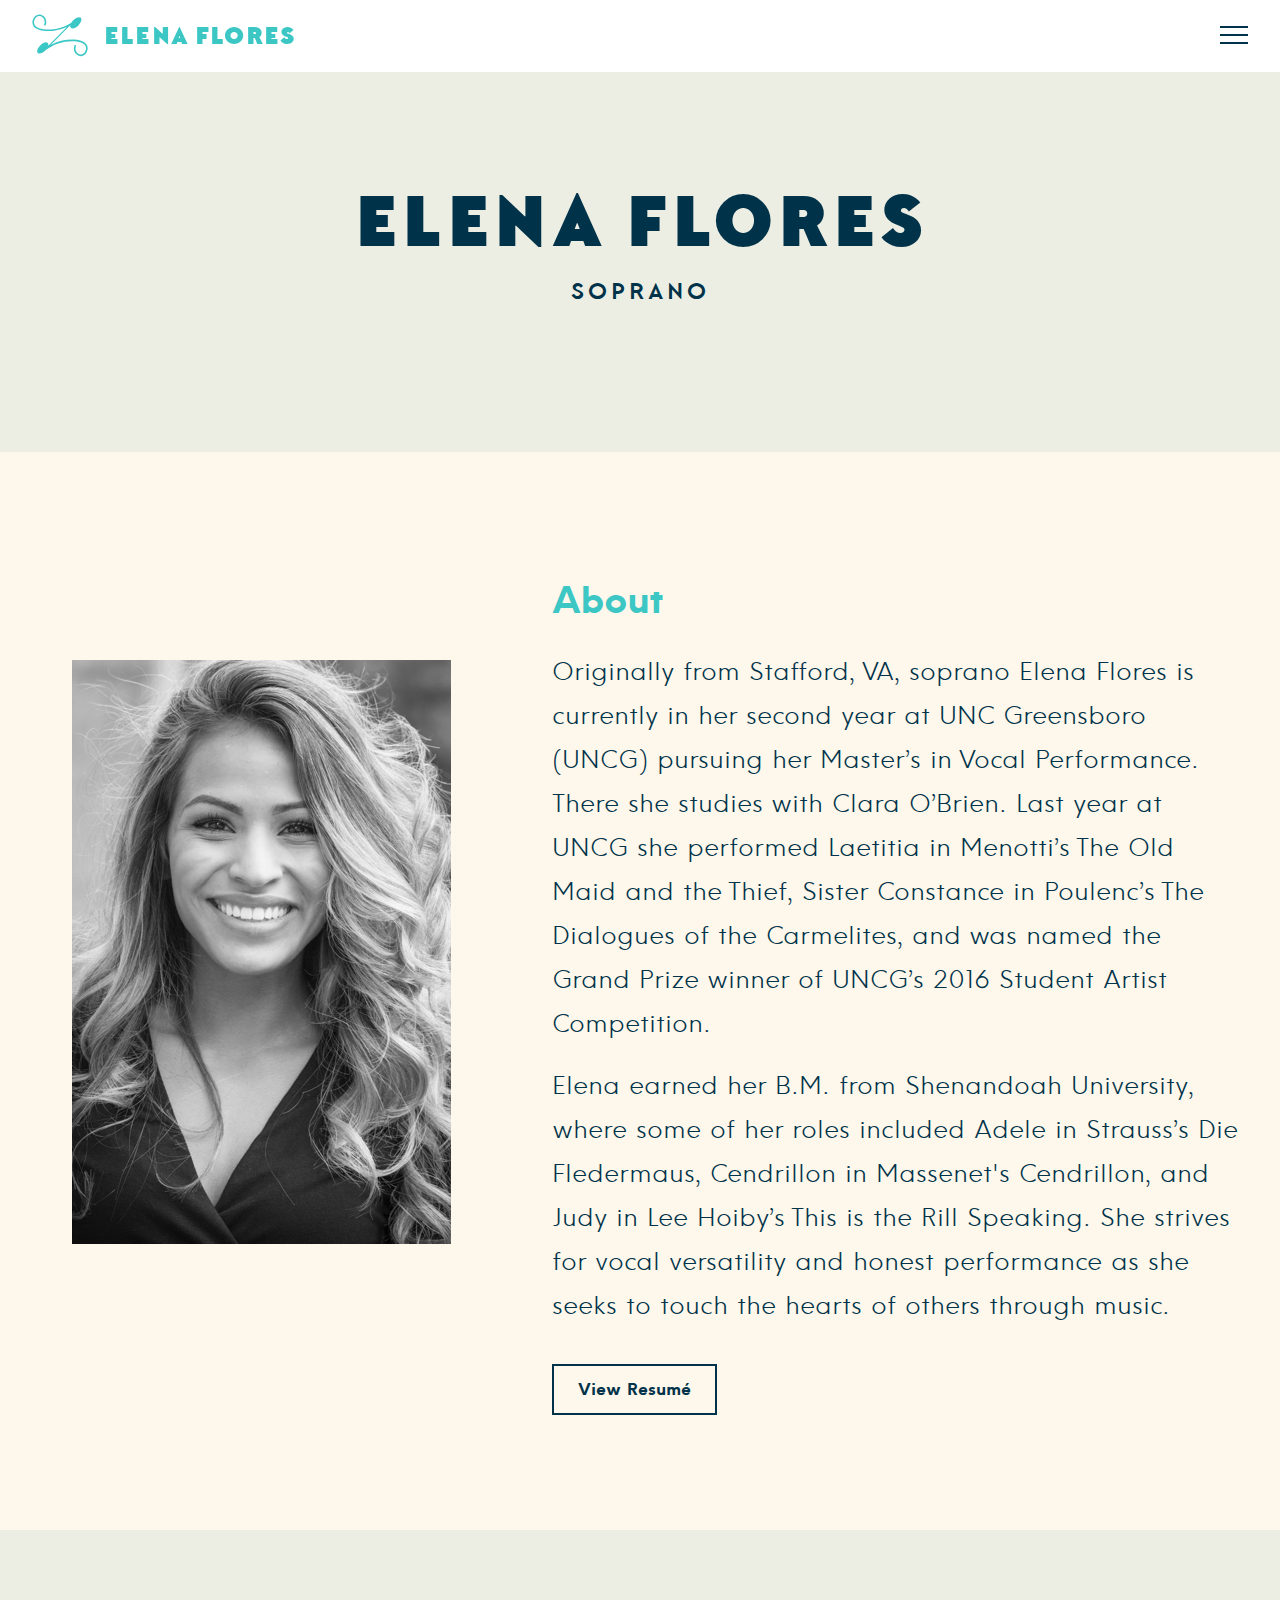
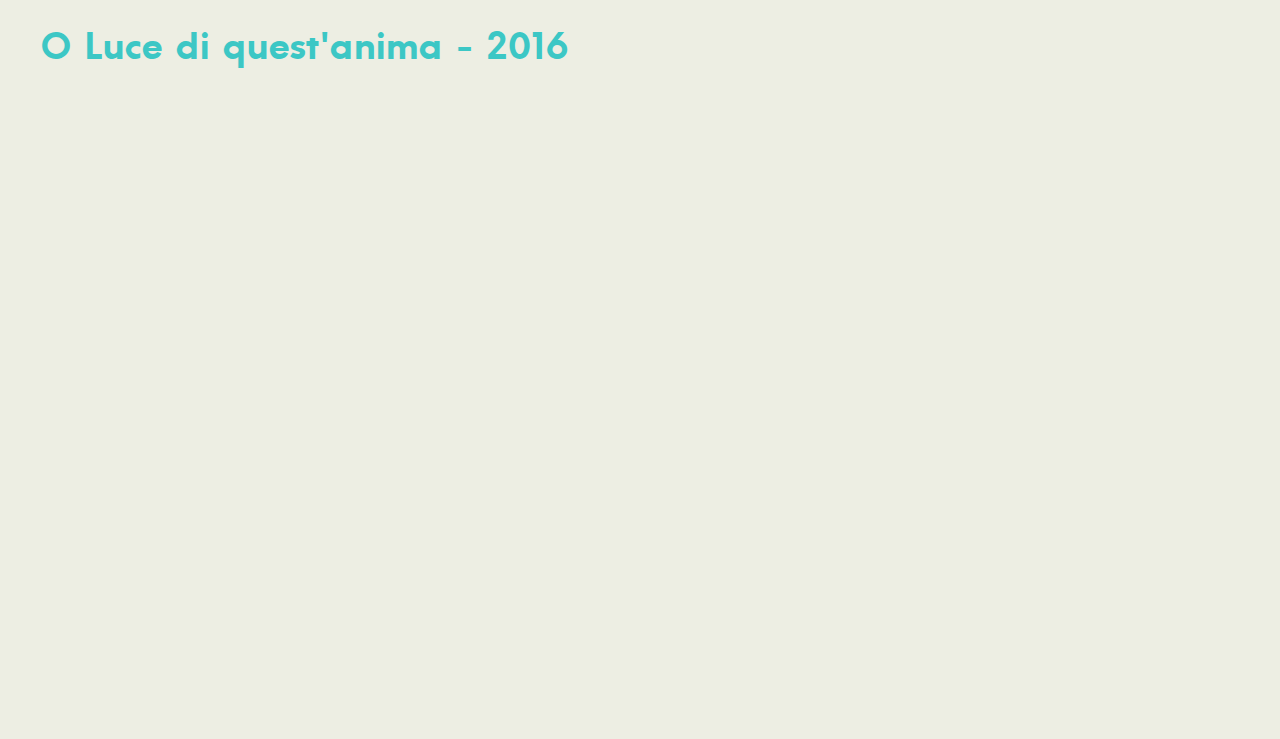
<file: index.html>
<!doctype html>

<html lang="en">
<head>
  <meta charset="utf-8">
  <meta name="viewport" content="width=device-width,initial-scale=1">
  <title>Elena Flores – Soprano</title>
  <!-- <meta name="description" content="Insert Description Here"> -->
  <link rel="stylesheet" href="stylesheets/stylesheet.css">
  <script src="https://code.jquery.com/jquery-1.10.2.js"></script>

</head>
<body>
  <header class="menu-section">
    <div class="logo">
      <img src="images/logo.svg"/>
      <h1><a href="index.html">Elena Flores</a></h1>
    </div>
    <div class="menu-toggle">
      <div class="one"></div>
      <div class="two"></div>
      <div class="three"></div>
    </div>
    <nav>
      <ul role="navigation" class="hidden">
        <li><a href="resume.html">resume</a></li>
        <li><a href="contact.html">contact</a></li>
      </ul>
    </nav>
  </header>

  <section id="home-hero">
    <div class="container">
      <div class="hero-text">
        <h1>Elena Flores</h1>
        <h2>Soprano</h2>
      </div>
    </div>
  </section>

  <section id="home-about">
    <div class="container" >
      <div class="col-5">
        <img src="images/elena-headshot-1.png" srcset="images/elena-headshot-1@2x.png 2" alt="Elena Flores Headshot" class="home-about-img"/>
      </div>
      <div class="col-7">
        <h2>About</h2>
        <div class="home-about-text">
          <p>
            Originally from Stafford, VA, soprano Elena Flores is currently in her second year at UNC Greensboro (UNCG) pursuing her Master’s in Vocal Performance. There she studies with Clara O’Brien. Last year at UNCG she performed Laetitia in Menotti’s The Old Maid and the Thief, Sister Constance in Poulenc’s The Dialogues of the Carmelites, and was named the Grand Prize winner of UNCG’s 2016 Student Artist Competition.
          </p>
          <p>
            Elena earned her B.M. from Shenandoah University, where some of her roles included Adele in Strauss’s Die Fledermaus, Cendrillon in Massenet's Cendrillon, and Judy in Lee Hoiby’s This is the Rill Speaking. She strives for vocal versatility and honest performance as she seeks to touch the hearts of others through music.
          </p>
        </div>
        <a href="resume.html" class="button-secondary">View Resumé</a>
      </div>
    </div>
  </section>

  <section id="home-video-1" class="section-padding-large">
    <div class="container">
      <h2>O Luce di quest'anima - 2016</h2>
      <iframe src="https://player.vimeo.com/video/192944700" width="100%" height="540" frameborder="0" webkitallowfullscreen mozallowfullscreen allowfullscreen></iframe>
    </div>
  </section>

  <script src="js/animated-nav.js"></script>
</body>
</file>
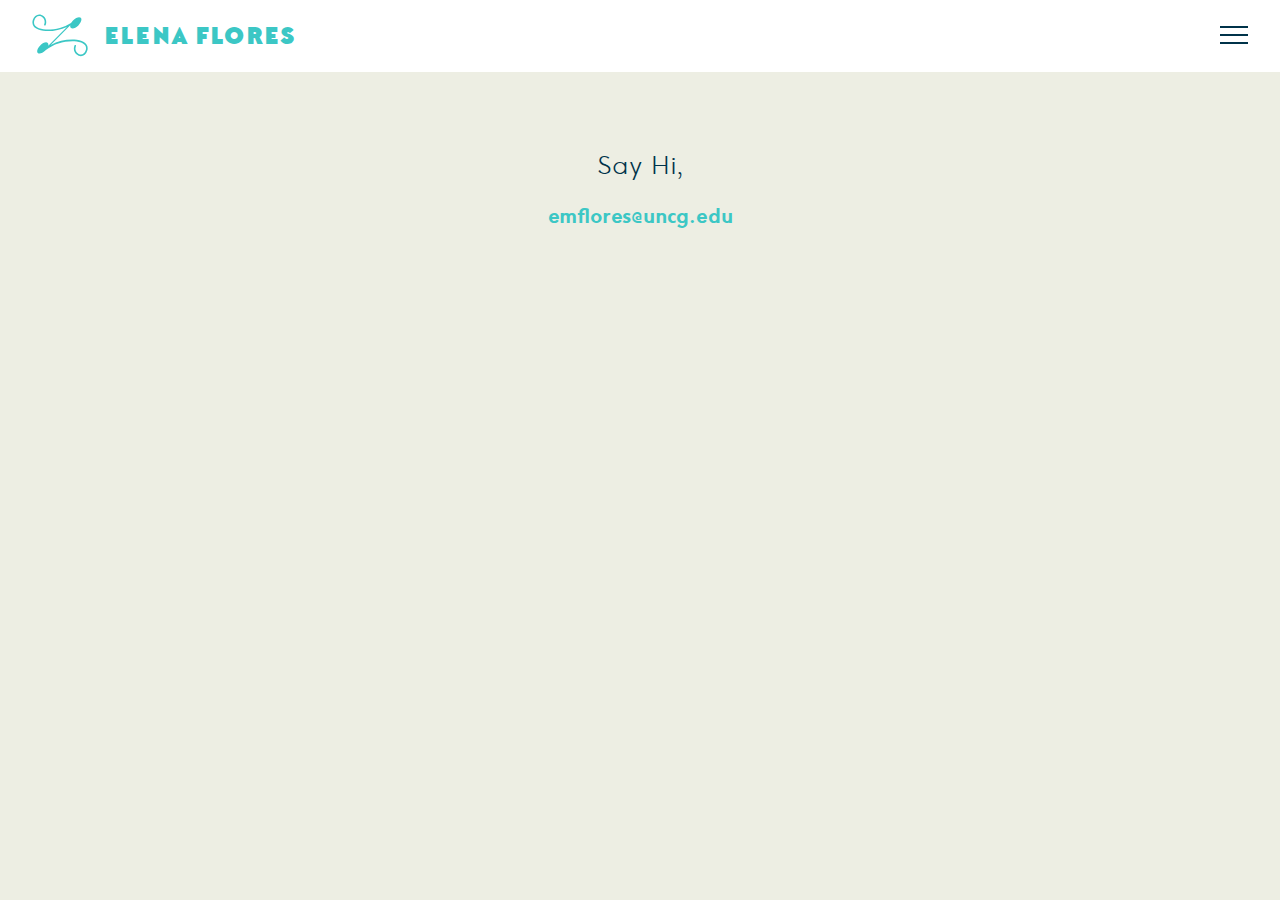
<file: contact.html>
<!doctype html>

<html lang="en">
<head>
  <meta charset="utf-8">
  <meta name="viewport" content="width=device-width,initial-scale=1">
  <title>Elena Flores – Soprano</title>
  <!-- <meta name="description" content="Insert Description Here"> -->
  <link rel="stylesheet" href="stylesheets/stylesheet.css">
  <script src="https://code.jquery.com/jquery-1.10.2.js"></script>

</head>
<body>
  <header>
    <header class="menu-section">
      <div class="logo">
        <img src="images/logo.svg"/>
        <h1><a href="index.html">Elena Flores</a></h1>
      </div>
      <div class="menu-toggle">
        <div class="one"></div>
        <div class="two"></div>
        <div class="three"></div>
      </div>
      <nav>
        <ul role="navigation" class="hidden">
          <li><a href="resume.html">resume</a></li>
          <li><a href="contact.html">contact</a></li>
        </ul>
      </nav>
    </header>

  <section id="contact">
    <div class="">
      <p>
        Say Hi,
      </p>
      <h3><a href="mailto:emflores@uncg.edu" target="_top">emflores@uncg.edu</a></h3>
    </div>
  </section>

  <script src="js/animated-nav.js"></script>
</body>
</file>
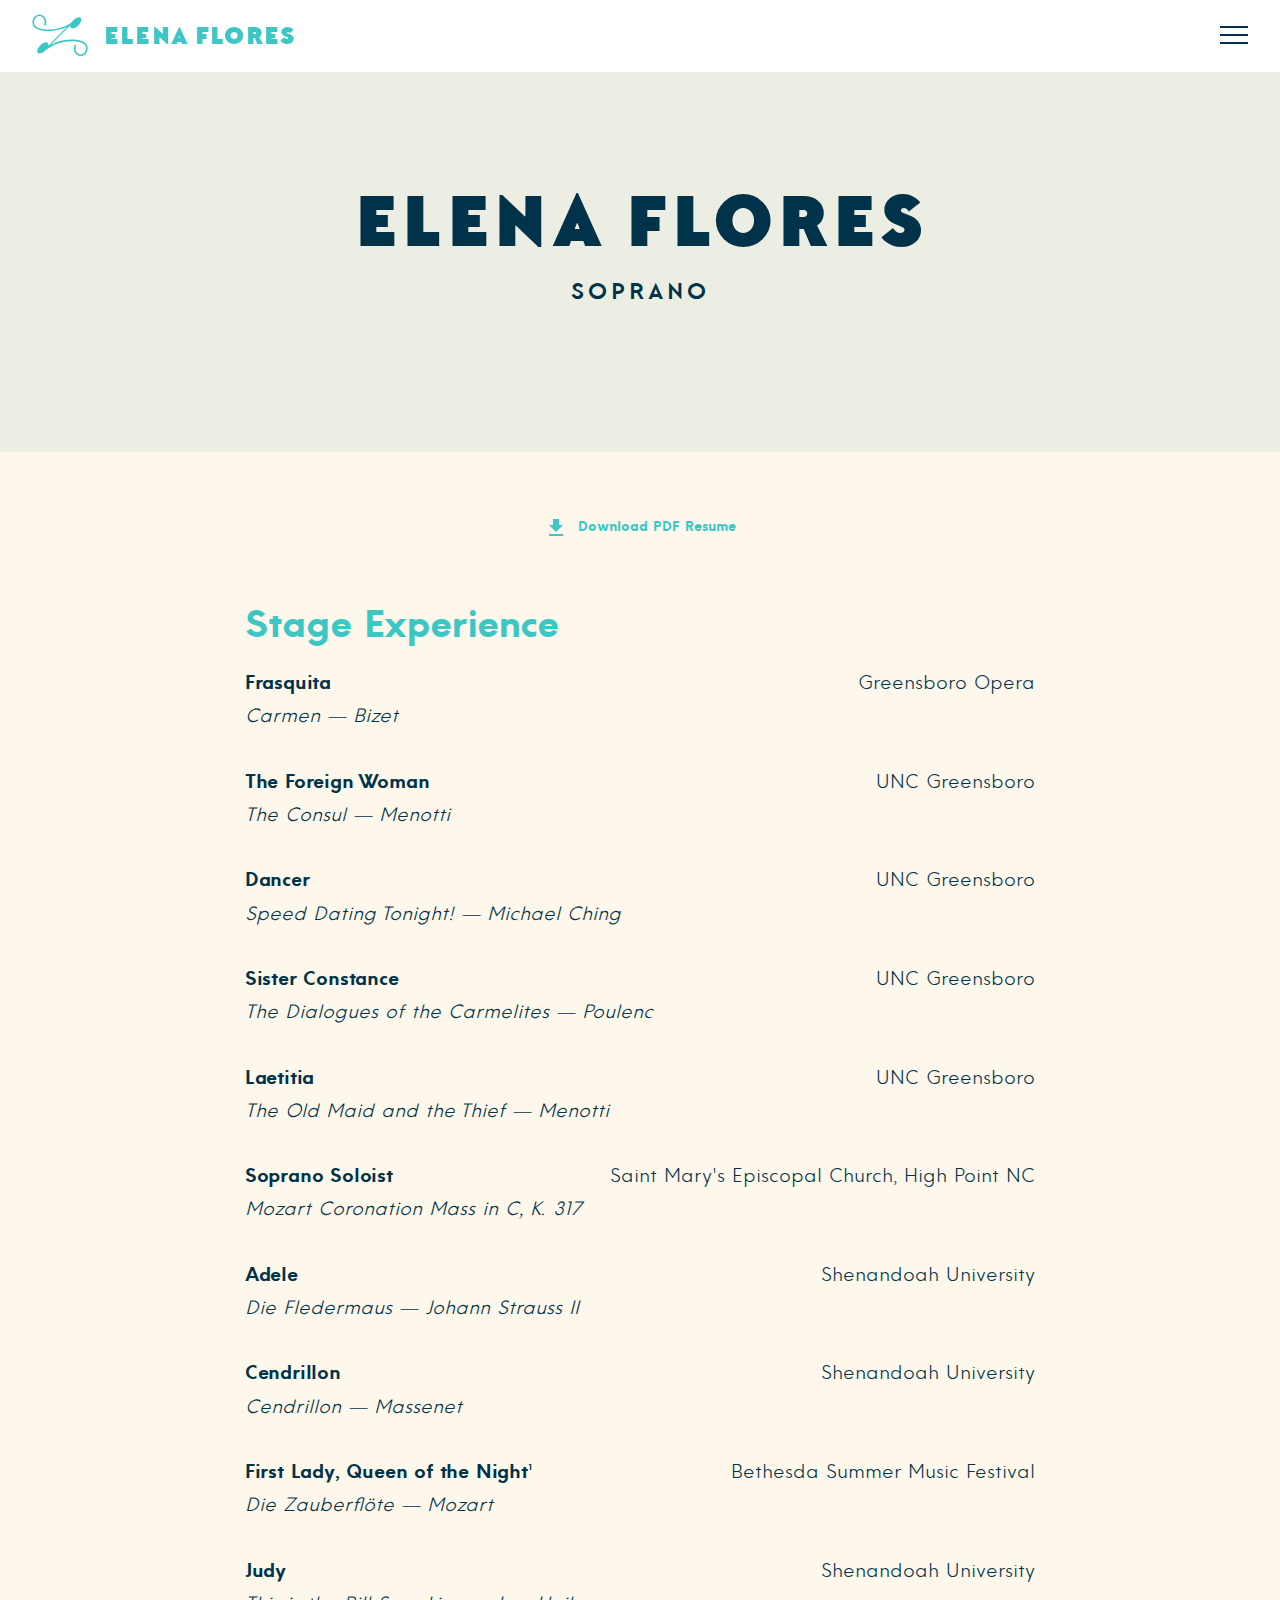
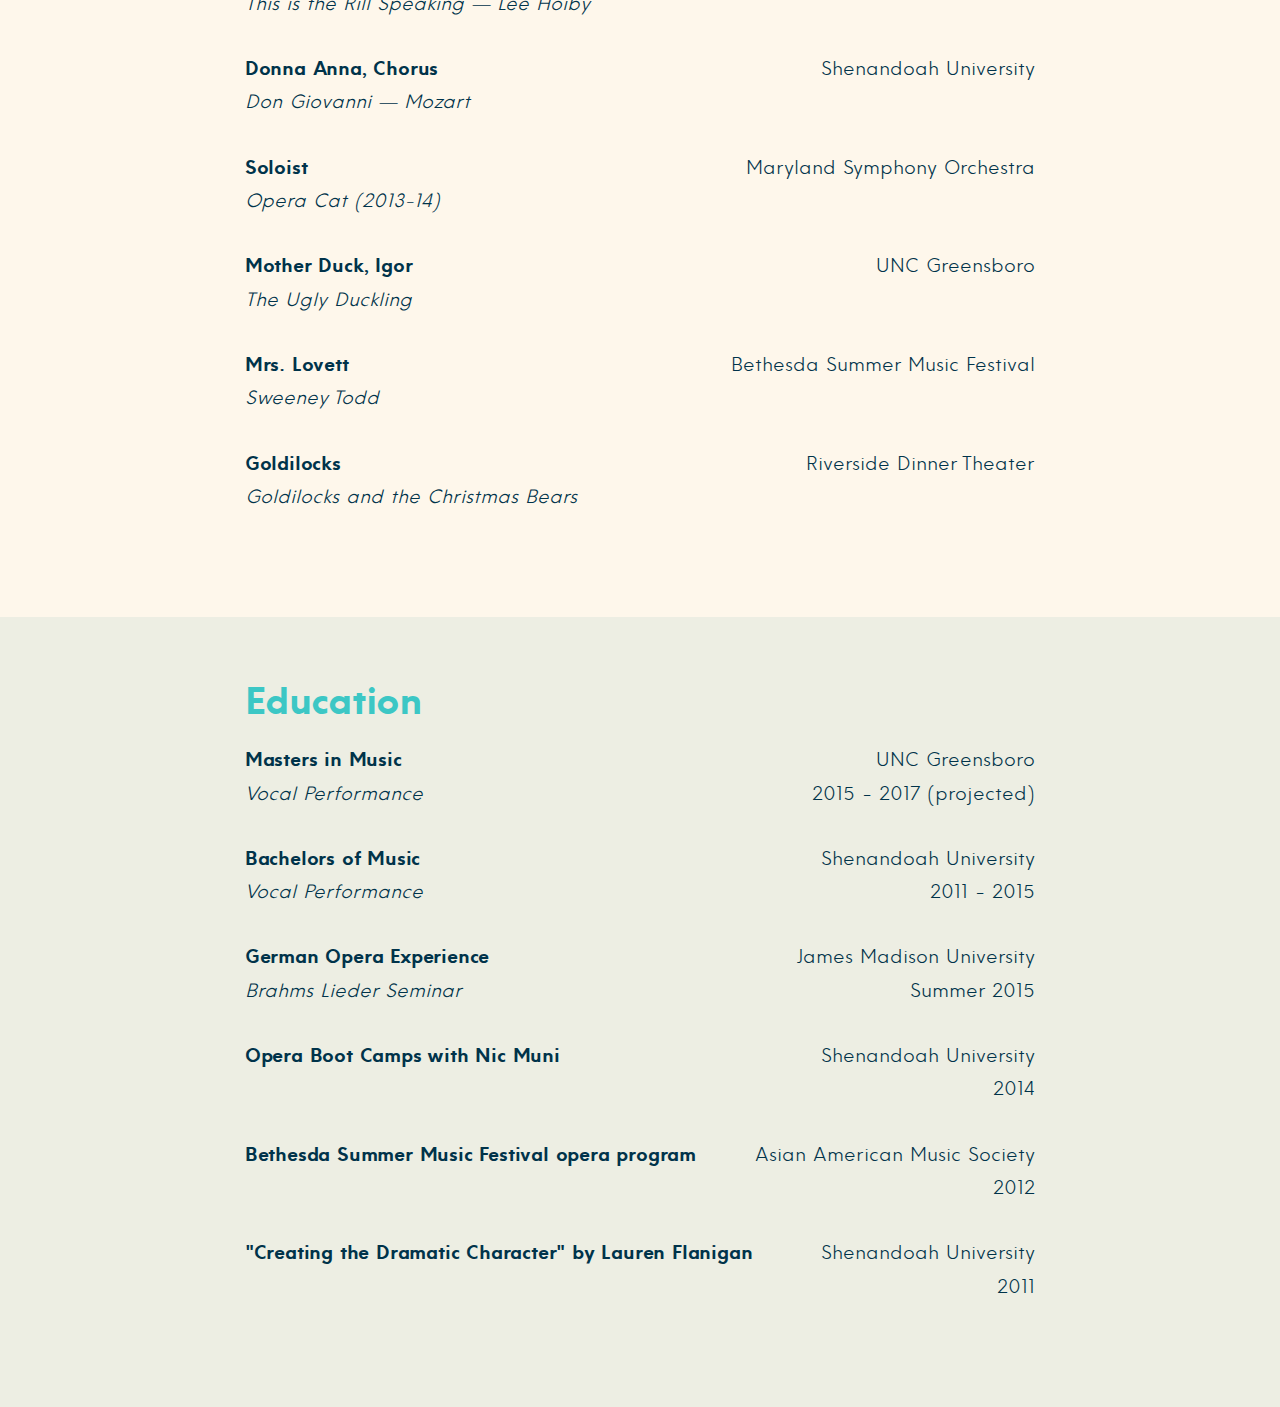
<file: resume.html>
<!doctype html>

<html lang="en">
<head>
  <meta charset="utf-8">
  <meta name="viewport" content="width=device-width,initial-scale=1">
  <title>Elena Flores – Soprano</title>
  <!-- <meta name="description" content="Insert Description Here"> -->
  <link rel="stylesheet" href="stylesheets/stylesheet.css">
  <script src="https://code.jquery.com/jquery-1.10.2.js"></script>

</head>
<body>
  <header class="menu-section">
    <div class="logo">
      <img src="images/logo.svg"/>
      <h1><a href="index.html">Elena Flores</a></h1>
    </div>
    <div class="menu-toggle">
      <div class="one"></div>
      <div class="two"></div>
      <div class="three"></div>
    </div>
    <nav>
      <ul role="navigation" class="hidden">
        <li><a href="resume.html">resume</a></li>
        <li><a href="contact.html">contact</a></li>
      </ul>
    </nav>
  </header>

  <section id="home-hero">
    <div class="container">
      <div class="hero-text">
        <h1>Elena Flores</h1>
        <h2>Soprano</h2>
      </div>
    </div>
  </section>

  <section class="bg-tan mobile-padding">
    <div class="container">
      <div class="pdf-resume">
        <a href="documents/Elena_Flores_Resume.pdf" class="pdf" target="_blank">
          <svg class="icon download" height="24" viewBox="0 0 24 24" width="24" xmlns="http://www.w3.org/2000/svg">
              <path d="M19 9h-4V3H9v6H5l7 7 7-7zM5 18v2h14v-2H5z"/>
              <path d="M0 0h24v24H0z" fill="none"/>
          </svg>
          <h4>Download PDF Resume</h4>
        </a>
      </div>
      <div class="col-8 shift-2">
        <div class="experience-section">
          <h2>Stage Experience</h2>
          <div class="experience-container">

            <!-- New Experience 11-24-2016 -->
            <div class="experience-module">
              <div class="module-left">
                <h3>Frasquita</h3>
                <p><i>Carmen — Bizet</i></p>
              </div>
              <div class="module-right">
                <p>Greensboro Opera</p>
              </div>
            </div>

            <div class="experience-module">
              <div class="module-left">
                <h3>The Foreign Woman</h3>
                <p><i>The Consul — Menotti</i></p>
              </div>
              <div class="module-right">
                <p>UNC Greensboro</p>
              </div>
            </div>
            <!-- End Update 11-24-2016 -->

            <div class="experience-module">
              <div class="module-left">
                <h3>Dancer</h3>
                <p><i>Speed Dating Tonight! — Michael Ching</i></p>
              </div>
              <div class="module-right">
                <p>UNC Greensboro</p>
              </div>
            </div>

            <div class="experience-module">
              <div class="module-left">
                <h3>Sister Constance</h3>
                <p><i>The Dialogues of the Carmelites — Poulenc</i></p>
              </div>
              <div class="module-right">
                <p>UNC Greensboro</p>
              </div>
            </div>

            <div class="experience-module">
              <div class="module-left">
                <h3>Laetitia</h3>
                <p><i>The Old Maid and the Thief — Menotti</i></p>
              </div>
              <div class="module-right">
                <p>UNC Greensboro</p>
              </div>
            </div>

            <div class="experience-module">
              <div class="module-left">
                <h3>Soprano Soloist</h3>
                <p><i>Mozart Coronation Mass in C, K. 317</i></p>
              </div>
              <div class="module-right">
                <p>Saint Mary's Episcopal Church, High Point NC</p>
              </div>
            </div>

            <div class="experience-module">
              <div class="module-left">
                <h3>Adele</h3>
                <p><i>Die Fledermaus — Johann Strauss II</i></p>
              </div>
              <div class="module-right">
                <p>Shenandoah University</p>
              </div>
            </div>

            <div class="experience-module">
              <div class="module-left">
                <h3>Cendrillon</h3>
                <p><i>Cendrillon — Massenet</i></p>
              </div>
              <div class="module-right">
                <p>Shenandoah University</p>
              </div>
            </div>

            <div class="experience-module">
              <div class="module-left">
                <h3>First Lady, Queen of the Night¹</h3>
                <p><i>Die Zauberflöte — Mozart</i></p>
              </div>
              <div class="module-right">
                <p>Bethesda Summer Music Festival</p>
              </div>
            </div>

            <div class="experience-module">
              <div class="module-left">
                <h3>Judy</h3>
                <p><i>This is the Rill Speaking — Lee Hoiby</i></p>
              </div>
              <div class="module-right">
                <p>Shenandoah University</p>
              </div>
            </div>

            <div class="experience-module">
              <div class="module-left">
                <h3>Donna Anna, Chorus</h3>
                <p><i>Don Giovanni — Mozart</i></p>
              </div>
              <div class="module-right">
                <p>Shenandoah University</p>
              </div>
            </div>

            <div class="experience-module">
              <div class="module-left">
                <h3>Soloist</h3>
                <p><i>Opera Cat (2013-14)</i></p>
              </div>
              <div class="module-right">
                <p>Maryland Symphony Orchestra</p>
              </div>
            </div>

            <div class="experience-module">
              <div class="module-left">
                <h3>Mother Duck, Igor</h3>
                <p><i>The Ugly Duckling</i></p>
              </div>
              <div class="module-right">
                <p>UNC Greensboro</p>
              </div>
            </div>

            <div class="experience-module">
              <div class="module-left">
                <h3>Mrs. Lovett</h3>
                <p><i>Sweeney Todd</i></p>
              </div>
              <div class="module-right">
                <p>Bethesda Summer Music Festival</p>
              </div>
            </div>

            <div class="experience-module">
              <div class="module-left">
                <h3>Goldilocks</h3>
                <p><i>Goldilocks and the Christmas Bears</i></p>
              </div>
              <div class="module-right">
                <p>Riverside Dinner Theater</p>
              </div>
            </div>
            
          </div>
        </div>
      </div>
    </div>
  </section>

  <section class="bg-olive mobile-padding">
    <div class="container">
      <div class="col-8 shift-2">
        <div class="experience-section">
          <h2>Education</h2>
          <div class="experience-container">
            <div class="experience-module">
              <div class="module-left">
                <h3>Masters in Music</h3>
                <p><i>Vocal Performance</i></p>
              </div>
              <div class="module-right">
                <p>UNC Greensboro</p>
                <p>2015 - 2017 (projected)</p>
              </div>
            </div>
            <div class="experience-module">
              <div class="module-left">
                <h3>Bachelors of Music</h3>
                <p><i>Vocal Performance</i></p>
              </div>
              <div class="module-right">
                <p>Shenandoah University</p>
                <p>2011 - 2015</p>
              </div>
            </div>
            <div class="experience-module">
              <div class="module-left">
                <h3>German Opera Experience</h3>
                <p><i>Brahms Lieder Seminar</i></p>
              </div>
              <div class="module-right">
                <p>James Madison University</p>
                <p>Summer 2015</p>
              </div>
            </div>
            <div class="experience-module">
              <div class="module-left">
                <h3>Opera Boot Camps with Nic Muni</h3>
              </div>
              <div class="module-right">
                <p>Shenandoah University</p>
                <p>2014</p>
              </div>
            </div>
            <div class="experience-module">
              <div class="module-left">
                <h3>Bethesda Summer Music Festival opera program</h3>
              </div>
              <div class="module-right">
                <p>Asian American Music Society</p>
                <p>2012</p>
              </div>
            </div>
            <div class="experience-module">
              <div class="module-left">
                <h3>"Creating the Dramatic Character" by Lauren Flanigan</h3>
              </div>
              <div class="module-right">
                <p>Shenandoah University</p>
                <p>2011</p>
              </div>
            </div>
          </div>
        </div>
      </div>
    </div>
  </section>

  <script src="js/animated-nav.js"></script>

</body>
</file>
<file: stylesheets/stylesheet.css>
@font-face {
  font-family: 'chocolates';
  font-weight: 900;
  src: url("fonts/chocolates/TTChocolates-Black.woff") format("woff"); }

@font-face {
  font-family: 'chocolates';
  font-weight: 700;
  src: url("fonts/chocolates/TTChocolates-Bold.woff") format("woff"); }

@font-face {
  font-family: 'explorer';
  font-weight: 700;
  src: url("fonts/explorer/hkexplorer-bold-webfont.woff") format("woff"); }

@font-face {
  font-family: 'explorer';
  font-weight: 500;
  src: url("fonts/explorer/hkexplorer-medium-webfont.woff") format("woff"); }

@font-face {
  font-family: 'explorer';
  font-weight: 400;
  src: url("fonts/explorer/hkexplorer-book-webfont.woff") format("woff"); }

@font-face {
  font-family: 'explorer';
  font-weight: 300;
  src: url("fonts/explorer/hkexplorer-light-webfont.woff") format("woff"); }

@font-face {
  font-family: 'explorer';
  font-weight: 200;
  src: url("fonts/explorer/hkexplorer-extralight-webfont.woff") format("woff"); }

html {
  -webkit-box-sizing: border-box;
          box-sizing: border-box; }

*, *::after, *::before {
  -webkit-box-sizing: inherit;
          box-sizing: inherit; }

button, input[type="button"], input[type="reset"], input[type="submit"] {
  -webkit-appearance: none;
     -moz-appearance: none;
          appearance: none;
  background-color: #477dca;
  border: 0;
  border-radius: 3px;
  color: #fff;
  cursor: pointer;
  display: inline-block;
  font-family: "NeueHansKendrick-Heavy";
  font-size: 1em;
  -webkit-font-smoothing: antialiased;
  font-weight: 600;
  line-height: 1;
  padding: 0.75em 1.5em;
  text-decoration: none;
  -webkit-transition: background-color 250ms ease;
  transition: background-color 250ms ease;
  -webkit-user-select: none;
     -moz-user-select: none;
      -ms-user-select: none;
          user-select: none;
  vertical-align: middle;
  white-space: nowrap; }
  button:hover, button:focus, input[type="button"]:hover, input[type="button"]:focus, input[type="reset"]:hover, input[type="reset"]:focus, input[type="submit"]:hover, input[type="submit"]:focus {
    background-color: #3964a2;
    color: #fff; }
  button:disabled, input[type="button"]:disabled, input[type="reset"]:disabled, input[type="submit"]:disabled {
    cursor: not-allowed;
    opacity: 0.5; }
    button:disabled:hover, input[type="button"]:disabled:hover, input[type="reset"]:disabled:hover, input[type="submit"]:disabled:hover {
      background-color: #477dca; }

fieldset {
  background-color: #f7f7f7;
  border: 1px solid #ddd;
  margin: 0 0 0.75em;
  padding: 1.5em; }

input,
label,
select {
  display: block;
  font-family: "NeueHansKendrick-Heavy";
  font-size: 1em; }

label {
  font-weight: 600;
  margin-bottom: 0.375em; }
  label.required::after {
    content: "*"; }
  label abbr {
    display: none; }

input[type="color"], input[type="date"], input[type="datetime"], input[type="datetime-local"], input[type="email"], input[type="month"], input[type="number"], input[type="password"], input[type="search"], input[type="tel"], input[type="text"], input[type="time"], input[type="url"], input[type="week"], input:not([type]), textarea,
select[multiple=multiple] {
  background-color: #fff;
  border: 1px solid #ddd;
  border-radius: 3px;
  -webkit-box-shadow: inset 0 1px 3px rgba(0, 0, 0, 0.06);
          box-shadow: inset 0 1px 3px rgba(0, 0, 0, 0.06);
  -webkit-box-sizing: border-box;
          box-sizing: border-box;
  font-family: "NeueHansKendrick-Heavy";
  font-size: 1em;
  margin-bottom: 0.75em;
  padding: 0.5em;
  -webkit-transition: border-color 250ms ease;
  transition: border-color 250ms ease;
  width: 100%; }
  input[type="color"]:hover, input[type="date"]:hover, input[type="datetime"]:hover, input[type="datetime-local"]:hover, input[type="email"]:hover, input[type="month"]:hover, input[type="number"]:hover, input[type="password"]:hover, input[type="search"]:hover, input[type="tel"]:hover, input[type="text"]:hover, input[type="time"]:hover, input[type="url"]:hover, input[type="week"]:hover, input:not([type]):hover, textarea:hover,
  select[multiple=multiple]:hover {
    border-color: #b1b1b1; }
  input[type="color"]:focus, input[type="date"]:focus, input[type="datetime"]:focus, input[type="datetime-local"]:focus, input[type="email"]:focus, input[type="month"]:focus, input[type="number"]:focus, input[type="password"]:focus, input[type="search"]:focus, input[type="tel"]:focus, input[type="text"]:focus, input[type="time"]:focus, input[type="url"]:focus, input[type="week"]:focus, input:not([type]):focus, textarea:focus,
  select[multiple=multiple]:focus {
    border-color: #477dca;
    -webkit-box-shadow: inset 0 1px 3px rgba(0, 0, 0, 0.06), 0 0 5px rgba(55, 112, 192, 0.7);
            box-shadow: inset 0 1px 3px rgba(0, 0, 0, 0.06), 0 0 5px rgba(55, 112, 192, 0.7);
    outline: none; }
  input[type="color"]:disabled, input[type="date"]:disabled, input[type="datetime"]:disabled, input[type="datetime-local"]:disabled, input[type="email"]:disabled, input[type="month"]:disabled, input[type="number"]:disabled, input[type="password"]:disabled, input[type="search"]:disabled, input[type="tel"]:disabled, input[type="text"]:disabled, input[type="time"]:disabled, input[type="url"]:disabled, input[type="week"]:disabled, input:not([type]):disabled, textarea:disabled,
  select[multiple=multiple]:disabled {
    background-color: #f2f2f2;
    cursor: not-allowed; }
    input[type="color"]:disabled:hover, input[type="date"]:disabled:hover, input[type="datetime"]:disabled:hover, input[type="datetime-local"]:disabled:hover, input[type="email"]:disabled:hover, input[type="month"]:disabled:hover, input[type="number"]:disabled:hover, input[type="password"]:disabled:hover, input[type="search"]:disabled:hover, input[type="tel"]:disabled:hover, input[type="text"]:disabled:hover, input[type="time"]:disabled:hover, input[type="url"]:disabled:hover, input[type="week"]:disabled:hover, input:not([type]):disabled:hover, textarea:disabled:hover,
    select[multiple=multiple]:disabled:hover {
      border: 1px solid #ddd; }

textarea {
  resize: vertical; }

input[type="search"] {
  -webkit-appearance: none;
     -moz-appearance: none;
          appearance: none; }

input[type="checkbox"],
input[type="radio"] {
  display: inline;
  margin-right: 0.375em; }
  input[type="checkbox"] + label,
  input[type="radio"] + label {
    display: inline-block; }

input[type="file"] {
  margin-bottom: 0.75em;
  width: 100%; }

select {
  margin-bottom: 1.5em;
  max-width: 100%;
  width: auto; }

ul,
ol {
  list-style-type: none;
  margin: 0;
  padding: 0; }

dl {
  margin-bottom: 0.75em; }
  dl dt {
    font-weight: bold;
    margin-top: 0.75em; }
  dl dd {
    margin: 0; }

table {
  border-collapse: collapse;
  -webkit-font-feature-settings: "kern", "liga", "tnum";
          font-feature-settings: "kern", "liga", "tnum";
  margin: 0.75em 0;
  table-layout: fixed;
  width: 100%; }

th {
  border-bottom: 1px solid #a6a6a6;
  font-weight: 600;
  padding: 0.75em 0;
  text-align: left; }

td {
  border-bottom: 1px solid #ddd;
  padding: 0.75em 0; }

tr,
td,
th {
  vertical-align: middle; }

body {
  color: #333;
  font-family: "explorer";
  -webkit-font-feature-settings: "kern", "liga", "pnum";
          font-feature-settings: "kern", "liga", "pnum";
  font-size: 1em;
  line-height: 1.5; }

h1,
h2,
h3,
h4,
h5,
h6 {
  line-height: 1.2;
  margin: 0 0 0.75em; }

h2 {
  color: #3CC7C5;
  font-size: 36px;
  font-weight: 700;
  letter-spacing: -1px; }

h3 {
  font-weight: 700;
  letter-spacing: -0.2px; }

p {
  color: #00334A;
  margin: 0 0 0.75em;
  font-weight: 300;
  font-size: 24px;
  line-height: 44px; }

a {
  color: #477dca;
  text-decoration: none;
  -webkit-transition: color 250ms ease;
  transition: color 250ms ease; }
  a:active, a:focus, a:hover {
    color: #355e98; }

.button-secondary {
  border: solid 2px #00334A;
  background-color: none;
  color: #00334A;
  font-size: 16px;
  font-weight: 700;
  padding: 12px 24px;
  line-height: 24px;
  -webkit-transition: background-color, color ease 250ms;
  transition: background-color, color ease 250ms; }
  .button-secondary:hover {
    background-color: #00334A;
    color: #FEF7EB; }

hr {
  border-bottom: 1px solid #ddd;
  border-left: 0;
  border-right: 0;
  border-top: 0;
  margin: 1.5em 0; }

img,
picture {
  margin: 0;
  max-width: 100%; }

.bg-tan {
  background-color: #FEF7EB; }

.bg-olive {
  background-color: #EDEEE3; }

.bg-white {
  background-color: #FFFFFF; }

.container {
  max-width: 1200px;
  margin-left: auto;
  margin-right: auto; }
  .container::after {
    clear: both;
    content: "";
    display: block; }

.col-1 {
  float: left;
  display: block;
  margin-right: 2.3576520234%;
  width: 6.1721523119%; }
  .col-1:last-child {
    margin-right: 0; }
  @media screen and (max-width: 748px) {
    .col-1 {
      float: left;
      display: block;
      margin-right: 7.4229717578%;
      width: 100%; }
      .col-1:last-child {
        margin-right: 0; } }

.col-2 {
  float: left;
  display: block;
  margin-right: 2.3576520234%;
  width: 14.7019566472%; }
  .col-2:last-child {
    margin-right: 0; }
  @media screen and (max-width: 748px) {
    .col-2 {
      float: left;
      display: block;
      margin-right: 7.4229717578%;
      width: 100%; }
      .col-2:last-child {
        margin-right: 0; } }

.col-3 {
  float: left;
  display: block;
  margin-right: 2.3576520234%;
  width: 23.2317609825%; }
  .col-3:last-child {
    margin-right: 0; }
  @media screen and (max-width: 748px) {
    .col-3 {
      float: left;
      display: block;
      margin-right: 7.4229717578%;
      width: 100%; }
      .col-3:last-child {
        margin-right: 0; } }

.col-4 {
  float: left;
  display: block;
  margin-right: 2.3576520234%;
  width: 31.7615653177%; }
  .col-4:last-child {
    margin-right: 0; }
  @media screen and (max-width: 748px) {
    .col-4 {
      float: left;
      display: block;
      margin-right: 7.4229717578%;
      width: 100%; }
      .col-4:last-child {
        margin-right: 0; } }

.col-5 {
  float: left;
  display: block;
  margin-right: 2.3576520234%;
  width: 40.291369653%; }
  .col-5:last-child {
    margin-right: 0; }
  @media screen and (max-width: 748px) {
    .col-5 {
      float: left;
      display: block;
      margin-right: 7.4229717578%;
      width: 100%; }
      .col-5:last-child {
        margin-right: 0; } }

.col-6 {
  float: left;
  display: block;
  margin-right: 2.3576520234%;
  width: 48.8211739883%; }
  .col-6:last-child {
    margin-right: 0; }
  @media screen and (max-width: 748px) {
    .col-6 {
      float: left;
      display: block;
      margin-right: 7.4229717578%;
      width: 100%; }
      .col-6:last-child {
        margin-right: 0; } }

.col-7 {
  float: left;
  display: block;
  margin-right: 2.3576520234%;
  width: 57.3509783236%; }
  .col-7:last-child {
    margin-right: 0; }
  @media screen and (max-width: 748px) {
    .col-7 {
      float: left;
      display: block;
      margin-right: 7.4229717578%;
      width: 100%; }
      .col-7:last-child {
        margin-right: 0; } }

.col-8 {
  float: left;
  display: block;
  margin-right: 2.3576520234%;
  width: 65.8807826589%; }
  .col-8:last-child {
    margin-right: 0; }
  @media screen and (max-width: 748px) {
    .col-8 {
      float: left;
      display: block;
      margin-right: 7.4229717578%;
      width: 100%; }
      .col-8:last-child {
        margin-right: 0; } }

.col-9 {
  float: left;
  display: block;
  margin-right: 2.3576520234%;
  width: 74.4105869942%; }
  .col-9:last-child {
    margin-right: 0; }
  @media screen and (max-width: 748px) {
    .col-9 {
      float: left;
      display: block;
      margin-right: 7.4229717578%;
      width: 100%; }
      .col-9:last-child {
        margin-right: 0; } }

.col-10 {
  float: left;
  display: block;
  margin-right: 2.3576520234%;
  width: 82.9403913294%; }
  .col-10:last-child {
    margin-right: 0; }
  @media screen and (max-width: 748px) {
    .col-10 {
      float: left;
      display: block;
      margin-right: 7.4229717578%;
      width: 100%; }
      .col-10:last-child {
        margin-right: 0; } }

.col-11 {
  float: left;
  display: block;
  margin-right: 2.3576520234%;
  width: 91.4701956647%; }
  .col-11:last-child {
    margin-right: 0; }
  @media screen and (max-width: 748px) {
    .col-11 {
      float: left;
      display: block;
      margin-right: 7.4229717578%;
      width: 100%; }
      .col-11:last-child {
        margin-right: 0; } }

.col-12 {
  float: left;
  display: block;
  margin-right: 2.3576520234%;
  width: 100%; }
  .col-12:last-child {
    margin-right: 0; }
  @media screen and (max-width: 748px) {
    .col-12 {
      float: left;
      display: block;
      margin-right: 7.4229717578%;
      width: 100%; }
      .col-12:last-child {
        margin-right: 0; } }

.shift-0 {
  margin-left: 0%; }

.shift-1 {
  margin-left: 8.5298043353%; }

.shift-2 {
  margin-left: 17.0596086706%; }

.shift-3 {
  margin-left: 25.5894130058%; }

.shift-4 {
  margin-left: 34.1192173411%; }

.shift-5 {
  margin-left: 42.6490216764%; }

.shift-6 {
  margin-left: 51.1788260117%; }

.shift-7 {
  margin-left: 59.708630347%; }

.shift-8 {
  margin-left: 68.2384346823%; }

.shift-9 {
  margin-left: 76.7682390175%; }

.shift-10 {
  margin-left: 85.2980433528%; }

.shift-11 {
  margin-left: 93.8278476881%; }

.shift-12 {
  margin-left: 102.357652023%; }

@media screen and (max-width: 748px) {
  .shift-1,
  .shift-2,
  .shift-3,
  .shift-4,
  .shift-5,
  .shift-6,
  .shift-7,
  .shift-8,
  .shift-9,
  .shift-10,
  .shift-11 {
    margin-left: 0%; } }

.omega {
  margin-right: 0; }

body {
  background-color: #EDEEE3;
  margin: 0; }

@media screen and (max-width: 748px) {
  .mobile-padding {
    padding: 0 2em; } }

section {
  width: 100%; }

#home-hero {
  padding-top: 72px;
  padding-bottom: 8em; }
  #home-hero h1 {
    color: #00334A;
    font-family: 'chocolates';
    font-weight: 900;
    font-size: 72px;
    letter-spacing: 3.52px;
    line-height: 108px;
    text-transform: uppercase;
    margin-bottom: 0; }
  #home-hero h2 {
    color: #00334A;
    font-family: 'chocolates';
    font-size: 24px;
    font-weight: 700;
    letter-spacing: 4px;
    line-height: 30px;
    text-transform: uppercase; }

.hero-text {
  padding-top: 6em;
  text-align: center; }

#home-about {
  background-color: #FEF7EB;
  padding: 8em 2em; }
  @media screen and (max-width: 748px) {
    #home-about .button-secondary {
      margin: 0 2em;
      margin-bottom: 5em; } }
  @media screen and (max-width: 748px) {
    #home-about {
      padding: 2em 0; } }
  @media screen and (max-width: 748px) {
    #home-about h2 {
      padding: 1em;
      margin-bottom: 0; } }
  #home-about .home-about-text {
    padding-bottom: 2em; }
    @media screen and (max-width: 748px) {
      #home-about .home-about-text {
        padding: 0 2em;
        margin-bottom: 2em; } }

.home-about-img {
  margin-top: 3em;
  padding: 2em; }
  @media screen and (max-width: 748px) {
    .home-about-img {
      margin-top: 1em;
      padding: 0 2em 0 2em; } }

#contact {
  text-align: center;
  padding-top: 144px; }
  #contact a {
    color: #3CC7C5; }
    #contact a:hover {
      color: #77d8d7; }
    #contact a:active {
      color: #2ea2a0; }

.section-padding-large {
  padding: 6em 0; }

.pdf-resume {
  text-align: center;
  display: -webkit-box;
  display: -ms-flexbox;
  display: flex;
  -webkit-box-pack: center;
      -ms-flex-pack: center;
          justify-content: center;
  padding-top: 4em; }
  .pdf-resume .pdf {
    display: -webkit-box;
    display: -ms-flexbox;
    display: flex;
    -webkit-box-align: center;
        -ms-flex-align: center;
            align-items: center;
    font-size: 13px; }
    .pdf-resume .pdf .download {
      fill: #3CC7C5;
      -webkit-transition: fill ease 250ms;
      transition: fill ease 250ms; }
      .pdf-resume .pdf .download:hover {
        fill: #8bdedd; }
    .pdf-resume .pdf h4 {
      color: #3CC7C5;
      margin: 0;
      padding-left: 10px;
      -webkit-transition: color ease 250ms;
      transition: color ease 250ms; }
      .pdf-resume .pdf h4:hover {
        color: #8bdedd; }

.experience-section {
  padding: 4em 0; }

.experience-module {
  display: -webkit-box;
  display: -ms-flexbox;
  display: flex;
  -webkit-box-pack: justify;
      -ms-flex-pack: justify;
          justify-content: space-between;
  margin-bottom: 2em;
  color: #00334A; }
  .experience-module h3 {
    font-size: 18px;
    line-height: 1.1; }
  .experience-module p {
    font-size: 18px;
    line-height: 1.1; }

.module-left {
  display: block;
  text-align: left; }

.module-right {
  display: block;
  text-align: right; }

.menu-toggle {
  width: 28px;
  height: 30px;
  position: absolute;
  top: 20px;
  right: 2em;
  cursor: pointer;
  -webkit-transition: all 250ms ease;
  transition: all 250ms ease;
  z-index: 10; }
  .menu-toggle:hover .one,
  .menu-toggle:hover .two,
  .menu-toggle:hover .three {
    background: #3CC7C5; }
  .menu-toggle.on .one {
    -webkit-transform: rotate(45deg) translate(4px, 6px);
    transform: rotate(45deg) translate(4px, 6px); }
  .menu-toggle.on .two {
    opacity: 0; }
  .menu-toggle.on .three {
    -webkit-transform: rotate(-45deg) translate(4px, -8px);
    transform: rotate(-45deg) translate(4px, -8px); }

.one,
.two,
.three {
  width: 100%;
  height: 2px;
  background: #00334A;
  margin: 6px auto;
  -webkit-backface-visibility: hidden;
          backface-visibility: hidden;
  -webkit-transition-duration: 0.3s;
  transition-duration: 0.3s; }
  .one:hover,
  .two:hover,
  .three:hover {
    background: #0079b0; }

nav ul {
  margin: 0;
  padding: 0;
  font-family: 'chocolates';
  list-style: none;
  margin: 4em auto;
  text-align: center;
  width: 100%; }
  nav ul.hidden {
    display: none; }
  nav ul a {
    background-color: #FFFFFF;
    color: #3CC7C5;
    display: block;
    font-size: 2em;
    line-height: 3;
    text-decoration: none;
    -webkit-transition: background-color color ease 250ms;
    transition: background-color color ease 250ms;
    width: 100%; }
    nav ul a:hover {
      background-color: rgba(60, 199, 197, 0.7);
      color: white; }
    nav ul a:active {
      color: #237a79; }

.menu-section {
  background-color: #FFFFFF;
  color: #3CC7C5;
  display: -webkit-box;
  display: -ms-flexbox;
  display: flex;
  font-family: 'chocolates';
  height: 72px;
  -webkit-box-pack: justify;
      -ms-flex-pack: justify;
          justify-content: space-between;
  top: 0;
  position: fixed;
  width: 100%;
  -webkit-transition: height ease 250ms;
  transition: height ease 250ms; }
  .menu-section.on {
    background-color: #FFFFFF;
    -webkit-box-orient: vertical;
    -webkit-box-direction: normal;
        -ms-flex-direction: column;
            flex-direction: column;
    height: 100vh;
    width: 100%;
    z-index: 10;
    -webkit-transition: height ease 250ms;
    transition: height ease 250ms; }
    .menu-section.on nav {
      background-color: #FFFFFF;
      height: 100vh;
      position: relative;
      width: 100%; }
  .menu-section .logo {
    display: -webkit-box;
    display: -ms-flexbox;
    display: flex;
    -webkit-box-orient: horizontal;
    -webkit-box-direction: normal;
        -ms-flex-direction: row;
            flex-direction: row;
    -webkit-box-pack: justify;
        -ms-flex-pack: justify;
            justify-content: space-between;
    z-index: 11;
    margin-left: 2em;
    position: fixed;
    top: 2px; }
    .menu-section .logo img {
      margin-right: 1em;
      width: 56px; }
      @media screen and (max-width: 748px) {
        .menu-section .logo img {
          display: none; } }
    .menu-section .logo h1 {
      font-family: 'chocolates';
      font-size: 24px;
      font-weight: 900;
      letter-spacing: 1.17px;
      padding-top: 20px;
      text-transform: uppercase; }
    .menu-section .logo a {
      color: #3CC7C5; }
    .menu-section .logo:visited {
      color: #3CC7C5; }
    .menu-section .logo:hover {
      color: #3CC7C5; }
</file>
